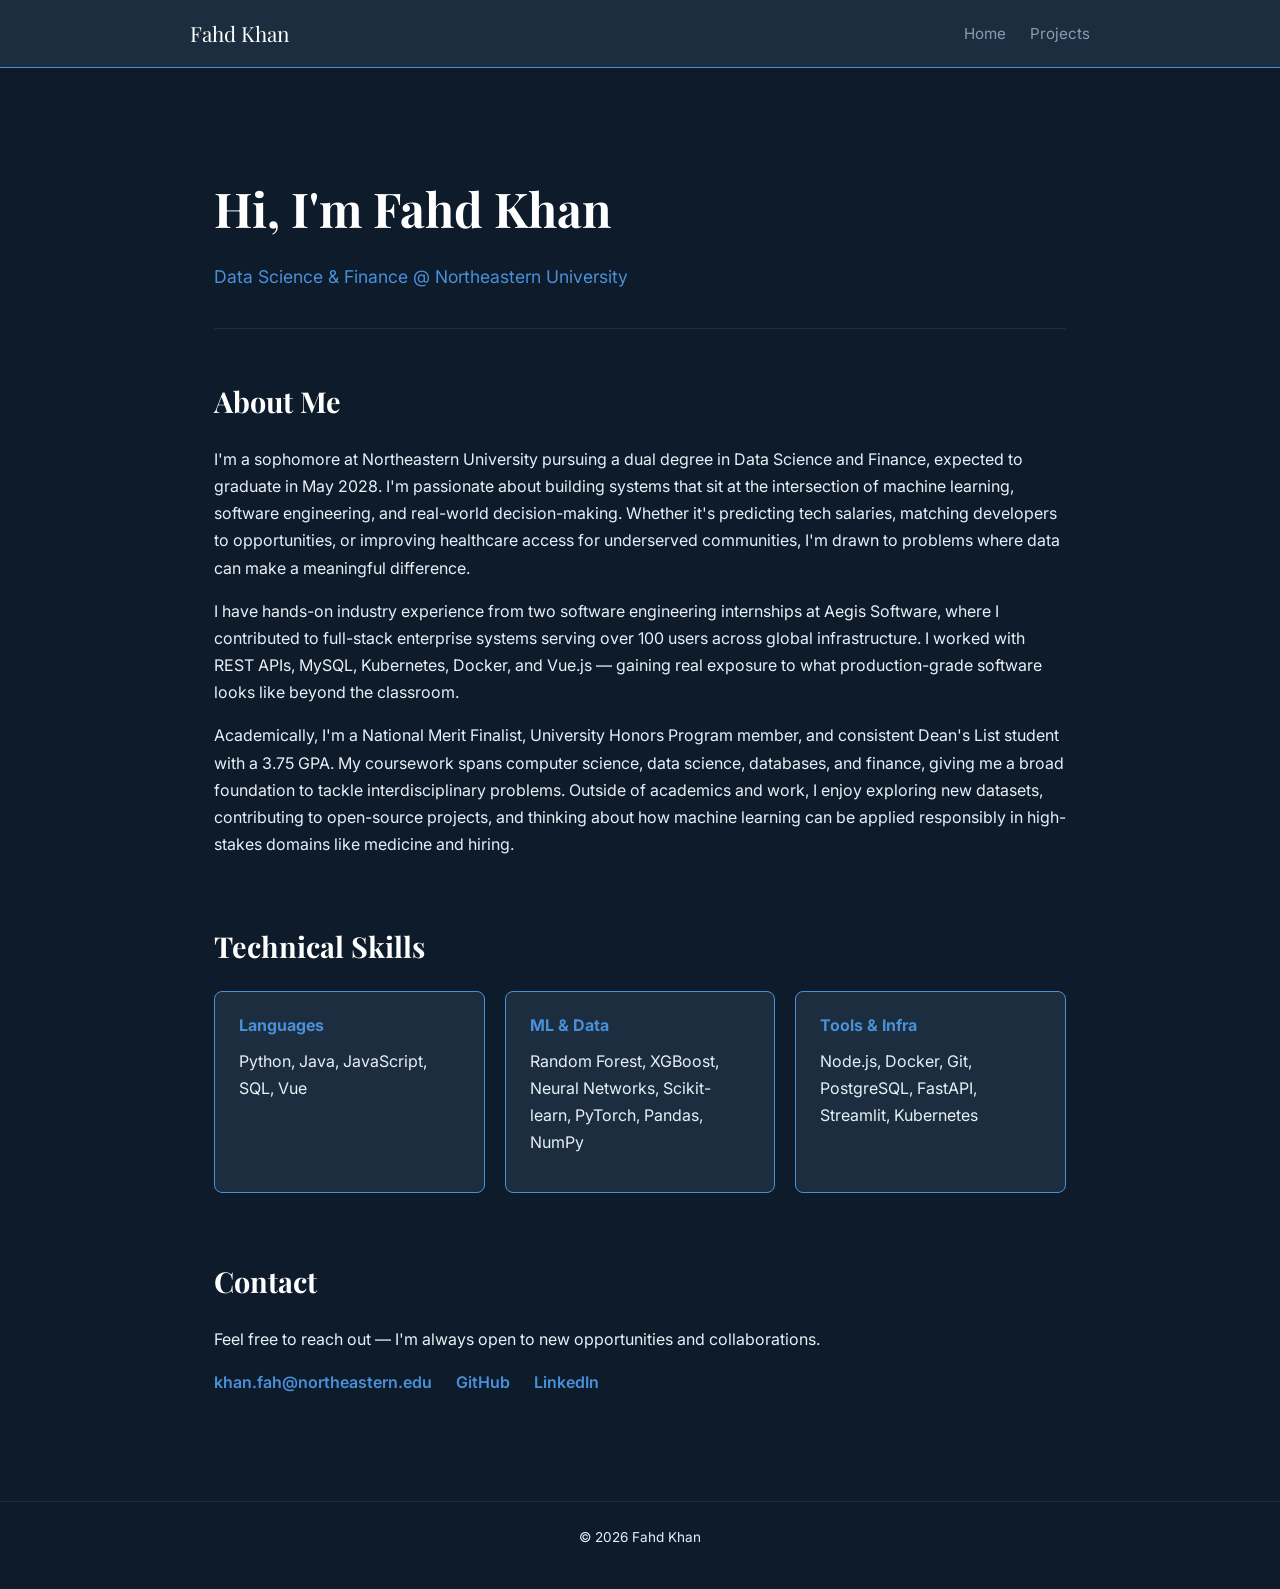
<file: index.html>
<!DOCTYPE html>
<html lang="en">
<head>
  <meta charset="UTF-8" />
  <meta name="viewport" content="width=device-width, initial-scale=1.0"/>
  <title>Fahd Khan</title>
  <link rel="stylesheet" href="styles.css" />
  <link href="https://fonts.googleapis.com/css2?family=Inter:wght@400;600&family=Playfair+Display:wght@700&display=swap" rel="stylesheet"/>
</head>
<body>

  <nav>
    <div class="nav-inner">
      <span class="nav-logo">Fahd Khan</span>
      <ul>
        <li><a href="index.html">Home</a></li>
        <li><a href="projects.html">Projects</a></li>
      </ul>
    </div>
  </nav>

  <main>
    <section class="hero">
      <h1>Hi, I'm Fahd Khan</h1>
      <p class="tagline">Data Science & Finance @ Northeastern University</p>
    </section>

    <section class="about">
      <h2>About Me</h2>
      <p>
        I'm a sophomore at Northeastern University pursuing a dual degree in Data Science and Finance,
        expected to graduate in May 2028. I'm passionate about building systems that sit at the intersection
        of machine learning, software engineering, and real-world decision-making. Whether it's predicting
        tech salaries, matching developers to opportunities, or improving healthcare access for underserved
        communities, I'm drawn to problems where data can make a meaningful difference.
      </p>
      <p>
        I have hands-on industry experience from two software engineering internships at Aegis Software,
        where I contributed to full-stack enterprise systems serving over 100 users across global infrastructure.
        I worked with REST APIs, MySQL, Kubernetes, Docker, and Vue.js — gaining real exposure to what
        production-grade software looks like beyond the classroom.
      </p>
      <p>
        Academically, I'm a National Merit Finalist, University Honors Program member, and consistent Dean's
        List student with a 3.75 GPA. My coursework spans computer science, data science, databases, and finance,
        giving me a broad foundation to tackle interdisciplinary problems. Outside of academics and work, I enjoy
        exploring new datasets, contributing to open-source projects, and thinking about how machine learning
        can be applied responsibly in high-stakes domains like medicine and hiring.
      </p>
    </section>

    <section class="skills">
      <h2>Technical Skills</h2>
      <div class="skill-grid">
        <div class="skill-card">
          <h3>Languages</h3>
          <p>Python, Java, JavaScript, SQL, Vue</p>
        </div>
        <div class="skill-card">
          <h3>ML & Data</h3>
          <p>Random Forest, XGBoost, Neural Networks, Scikit-learn, PyTorch, Pandas, NumPy</p>
        </div>
        <div class="skill-card">
          <h3>Tools & Infra</h3>
          <p>Node.js, Docker, Git, PostgreSQL, FastAPI, Streamlit, Kubernetes</p>
        </div>
      </div>
    </section>

    <section class="contact">
      <h2>Contact</h2>
      <p>Feel free to reach out — I'm always open to new opportunities and collaborations.</p>
      <ul class="contact-links">
        <li><a href="mailto:khan.fah@northeastern.edu">khan.fah@northeastern.edu</a></li>
        <li><a href="https://github.com/FKhan14" target="_blank">GitHub</a></li>
        <li><a href="https://linkedin.com/in/fahd-shahbaz-khan/" target="_blank">LinkedIn</a></li>
      </ul>
    </section>
  </main>

  <footer>
    <p>© 2026 Fahd Khan</p>
  </footer>

</body>
</html>
</file>
<file: styles.css>
:root {
  --navy:   #0d1b2a;
  --mid:    #1b2d3f;
  --accent: #4a90d9;
  --light:  #e8f0f7;
  --white:  #ffffff;
  --muted:  #8a9bb0;
}

* {
  margin: 0;
  padding: 0;
  box-sizing: border-box;
}

body {
  background-color: var(--navy);
  color: var(--light);
  font-family: 'Inter', sans-serif;
  line-height: 1.7;
}

nav {
  background-color: var(--mid);
  padding: 16px 40px;
  position: sticky;
  top: 0;
  z-index: 100;
  border-bottom: 1px solid var(--accent);
}

.nav-inner {
  max-width: 900px;
  margin: 0 auto;
  display: flex;
  justify-content: space-between;
  align-items: center;
}

.nav-logo {
  font-family: 'Playfair Display', serif;
  font-size: 1.3rem;
  color: var(--white);
}

nav ul {
  list-style: none;
  display: flex;
  gap: 24px;
}

nav a {
  color: var(--muted);
  text-decoration: none;
  font-size: 0.95rem;
  transition: color 0.2s;
}

nav a:hover {
  color: var(--accent);
}

main {
  max-width: 900px;
  margin: 0 auto;
  padding: 40px 24px;
}

section {
  margin-bottom: 64px;
}

.hero {
  padding: 60px 0 20px;
  border-bottom: 1px solid var(--mid);
  margin-bottom: 48px;
}

.hero h1 {
  font-family: 'Playfair Display', serif;
  font-size: 3rem;
  color: var(--white);
  margin-bottom: 12px;
}

.tagline {
  color: var(--accent);
  font-size: 1.1rem;
}

h2 {
  font-family: 'Playfair Display', serif;
  font-size: 1.8rem;
  color: var(--white);
  margin-bottom: 20px;
}

h3 {
  font-size: 1rem;
  color: var(--accent);
  margin-bottom: 8px;
}

p {
  color: var(--light);
  margin-bottom: 16px;
}

.skill-grid {
  display: flex;
  gap: 20px;
  flex-wrap: wrap;
}

.skill-card {
  background: var(--mid);
  border: 1px solid var(--accent);
  border-radius: 8px;
  padding: 20px 24px;
  flex: 1;
  min-width: 200px;
}

.contact-links {
  list-style: none;
  display: flex;
  gap: 24px;
  flex-wrap: wrap;
  padding: 0;
}

.contact-links a {
  color: var(--accent);
  text-decoration: none;
  font-weight: 600;
}

.contact-links a:hover {
  text-decoration: underline;
}

.project {
  background: var(--mid);
  border: 1px solid var(--accent);
  border-radius: 8px;
  padding: 28px;
  margin-bottom: 40px;
}

.project-img {
  width: 100%;
  height: 200px;
  object-fit: cover;
  border-radius: 6px;
  margin: 16px 0;
}

.project-list {
  padding-left: 20px;
  margin-bottom: 16px;
  color: var(--light);
}

.project-list li {
  margin-bottom: 6px;
}

.project-link {
  color: var(--accent);
  font-weight: 600;
  text-decoration: none;
}

.project-link:hover {
  text-decoration: underline;
}

footer {
  text-align: center;
  padding: 24px;
  color: var(--muted);
  font-size: 0.85rem;
  border-top: 1px solid var(--mid);
}
</file>
